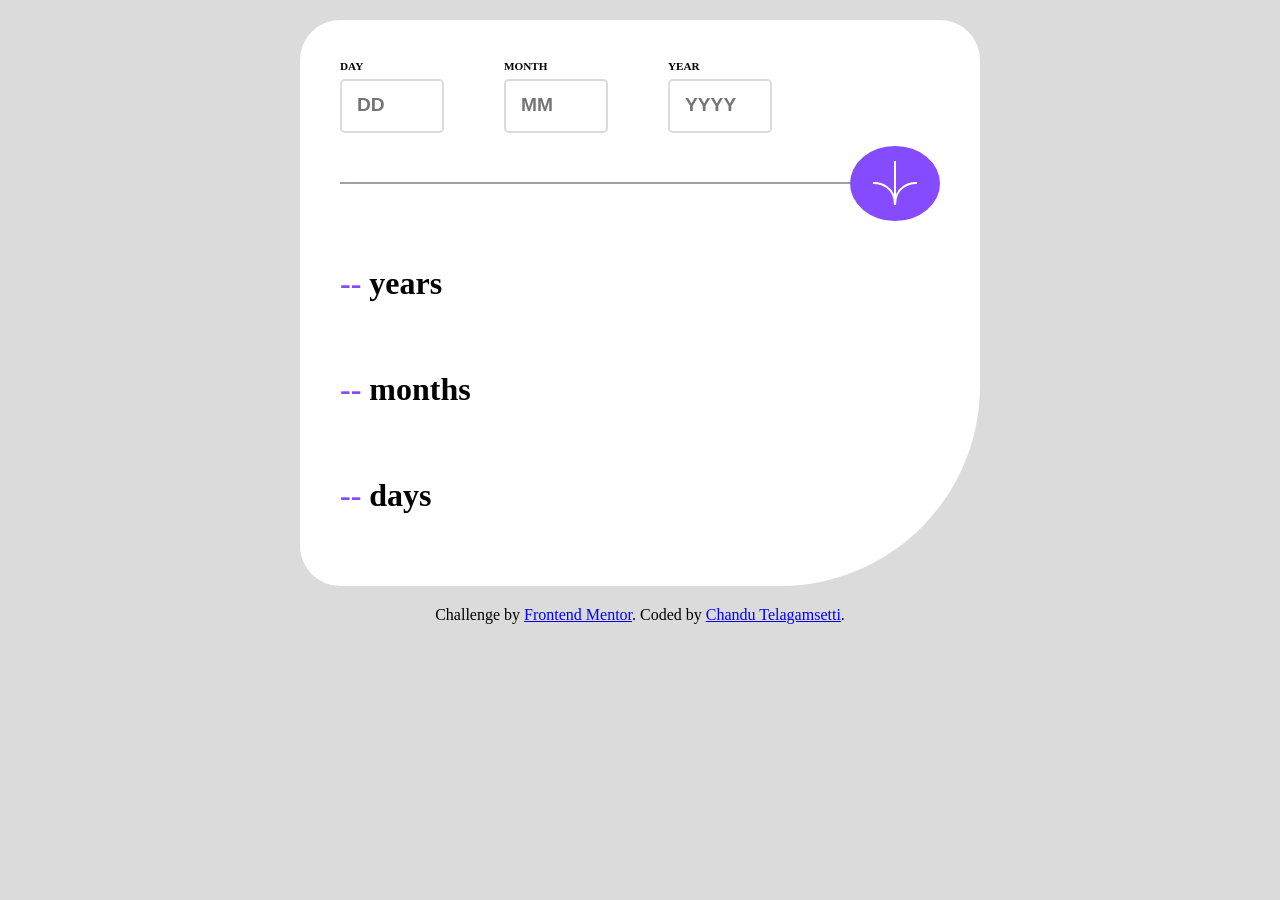
<file: age-calculator-app-main/index.html>
<!DOCTYPE html>
<html lang="en">
<head>
  <meta charset="UTF-8">
  <meta name="viewport" content="width=device-width, initial-scale=1.0"> <!-- displays site properly based on user's device -->

  <link rel="icon" type="image/png" sizes="32x32" href="./assets/images/favicon-32x32.png">
  
  <title>Frontend Mentor | Age calculator app</title>

  <link rel="stylesheet" href="styles.css">
</head>
<body>

  <div class="form" id="form">
    <form action="#" method="post">
      <div id="d">
        <label for="day">DAY</label>
        <input type="number" id="day" name="day" placeholder="DD" required>
      </div>

      <div id="m">
        <label for="month">MONTH</label>
        <input type="number" id="month" name="month" placeholder="MM" required>
      </div>

       <div id="y">
        <label for="year">YEAR</label>
        <input type="number" id="year" name="year" placeholder="YYYY" required>
       </div>
    </form>

    <div class="divider" id="divider">
      <hr>
      <div class="img">
        <img src="assets/images/icon-arrow.svg" alt="downArrow" id="down-arrow">
      </div>
    </div>

    <div class="output">
      <div class="years odiv" id="years">
        <div class="ynum num">
          <p id="npYears">--</p>
        </div>
        <p>years</p>
      </div>

      <div class="months odiv" id="months">
        <div class="mnum num">
          <p id="npMonths">--</p>
        </div>
        <p>months</p>
      </div>

      <div class="days odiv" id="days">
        <div class="dnum num">
          <p id="npDays">--</p>
        </div>
        <p>days</p>
      </div>

    </div>
  </div>
  
  <footer class="attribution">
    Challenge by <a href="https://www.frontendmentor.io?ref=challenge">Frontend Mentor</a>. 
    Coded by <a href="#">Chandu Telagamsetti</a>.
  </footer>

  <script src="script.js"></script>
</body>
</html>
</file>
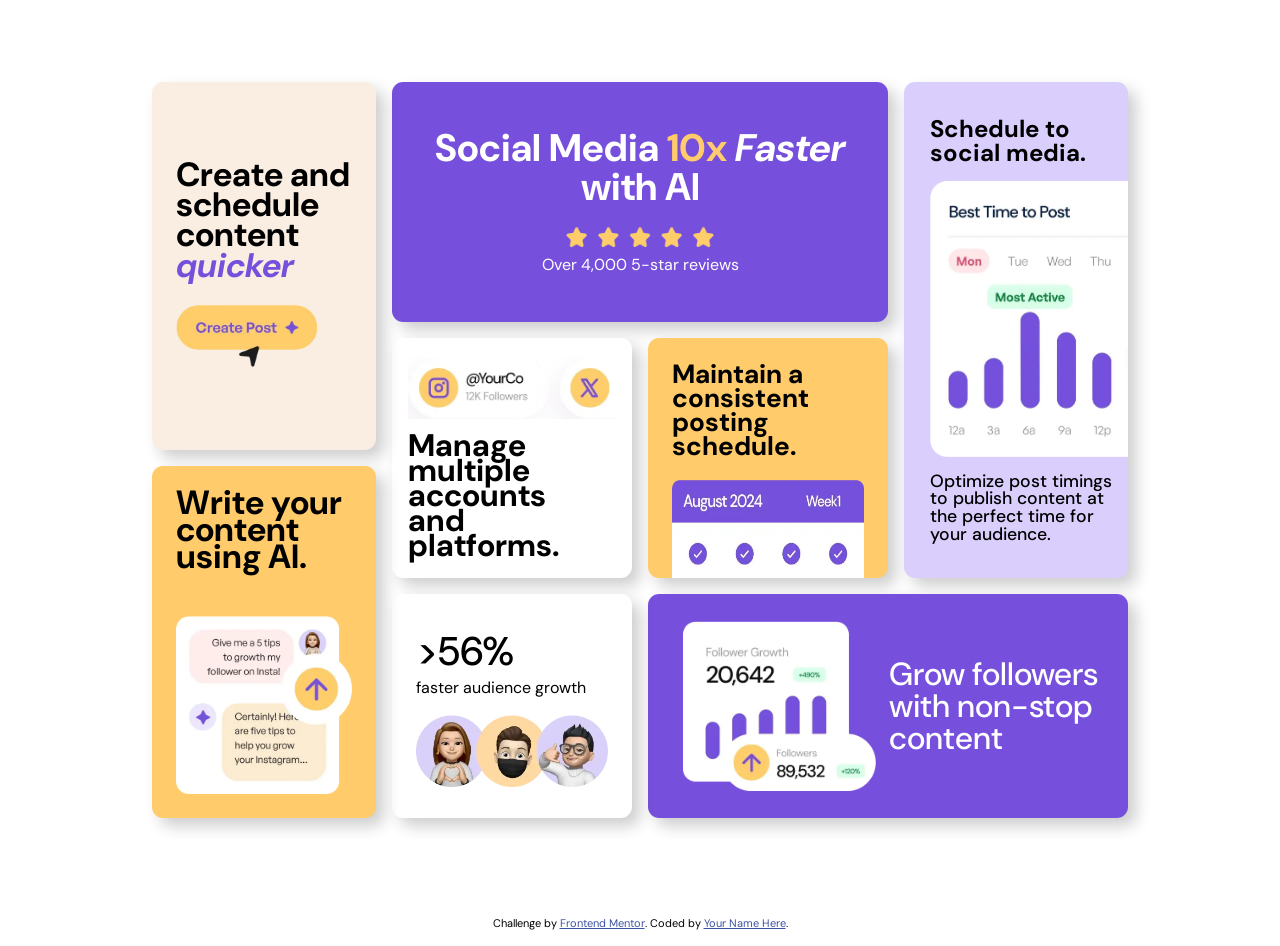
<file: bento-grid-main/index.html>
<!DOCTYPE html>
<html lang="en">
  <head>
    <meta charset="UTF-8" />
    <meta name="viewport" content="width=device-width, initial-scale=1.0" />
    <!-- displays site properly based on user's device -->

    <link
      rel="icon"
      type="image/png"
      sizes="32x32"
      href="./assets/images/favicon-32x32.png"
    />

    <title>Frontend Mentor | Bento grid</title>

    <!-- Feel free to remove these styles or customise in your own stylesheet 👍 -->
    <link rel="stylesheet" href="style.css" />
    <link rel="preconnect" href="https://fonts.googleapis.com" />
    <link rel="preconnect" href="https://fonts.gstatic.com" crossorigin />
    <link
      href="https://fonts.googleapis.com/css2?family=Barlow+Semi+Condensed:ital,wght@0,100;0,200;0,300;0,400;0,500;0,600;0,700;0,800;0,900;1,100;1,200;1,300;1,400;1,500;1,600;1,700;1,800;1,900&family=DM+Sans:ital,opsz,wght@0,9..40,100..1000;1,9..40,100..1000&family=Fraunces:ital,opsz,wght@0,9..144,100..900;1,9..144,100..900&family=Inter:ital,opsz,wght@0,14..32,100..900;1,14..32,100..900&family=Josefin+Sans:ital,wght@0,100..700;1,100..700&family=Montserrat:ital,wght@0,100..900;1,100..900&family=Outfit:wght@100..900&family=Poppins:ital,wght@0,100;0,200;0,300;0,400;0,500;0,600;0,700;0,800;0,900;1,100;1,200;1,300;1,400;1,500;1,600;1,700;1,800;1,900&family=Young+Serif&display=swap"
      rel="stylesheet"
    />
  </head>
  <body>
    <main>
      <div class="bento-grid">
        <div class="item t1">
          <section class="t1-text">
            <h2>Social Media <span>10x</span> <i>Faster</i> with AI</h2>
          </section>
          <img src="assets/images/illustration-five-stars.webp" alt="5 stars" />
          <p>Over 4,000 5-star reviews</p>
        </div>

        <div class="item t2">
          <section class="t2-image">
            <img
              src="assets/images/illustration-multiple-platforms.webp"
              alt="Multiple platforms"
            />
          </section>

          <section class="t2-text">
            <h2>Manage multiple accounts and platforms.</h2>
          </section>
        </div>

        <div class="item t3">
          <section class="t3-text">
            <h2>Maintain a consistent posting schedule.</h2>
          </section>
          <section class="t3-image">
            <img
              src="assets/images/illustration-consistent-schedule.webp"
              alt="Consistent schedule"
            />
          </section>
        </div>

        <div class="item t4">
          <section class="t4-main-text">
            <h2>Schedule to social media.</h2>
          </section>
          <section class="t4-image">
            <img src="assets/images/illustration-schedule-posts.webp" alt="" />
          </section>
          <section class="t4-text">
            <p>
              Optimize post timings to publish content at the perfect time for
              your audience.
            </p>
          </section>
        </div>

        <div class="item t5">
          <section class="t5-image">
            <img
              src="assets/images/illustration-grow-followers.webp"
              alt="Growth Followers"
            />
          </section>
          <section class="t5-text">
            <p>Grow followers with non-stop content</p>
          </section>
        </div>

        <div class="item t6">
          <section class="t6-text">
            <h2>>56%</h2>
            <p>faster audience growth</p>
          </section>
          <section class="t6-image">
            <img
              src="assets/images/illustration-audience-growth.webp"
              alt="Audience Growth"
            />
          </section>
        </div>

        <div class="item t7">
          <section class="t7-text">
            <h2>
              Create and schedule content <span class="t7-span">quicker</span>
            </h2>
          </section>

          <section class="t7-image">
            <img
              src="assets/images/illustration-create-post.webp"
              alt="Create Post"
            />
          </section>
        </div>

        <div class="item t8">
          <section class="t8-text">
            <h2>Write your content using AI.</h2>
          </section>
          <section class="t8-image">
            <img
              src="assets/images/illustration-ai-content.webp"
              alt="AI Content"
            />
          </section>
        </div>
      </div>
    </main>

    <div class="attribution">
      Challenge by
      <a href="https://www.frontendmentor.io?ref=challenge">Frontend Mentor</a>.
      Coded by <a href="#">Your Name Here</a>.
    </div>
  </body>
</html>
</file>
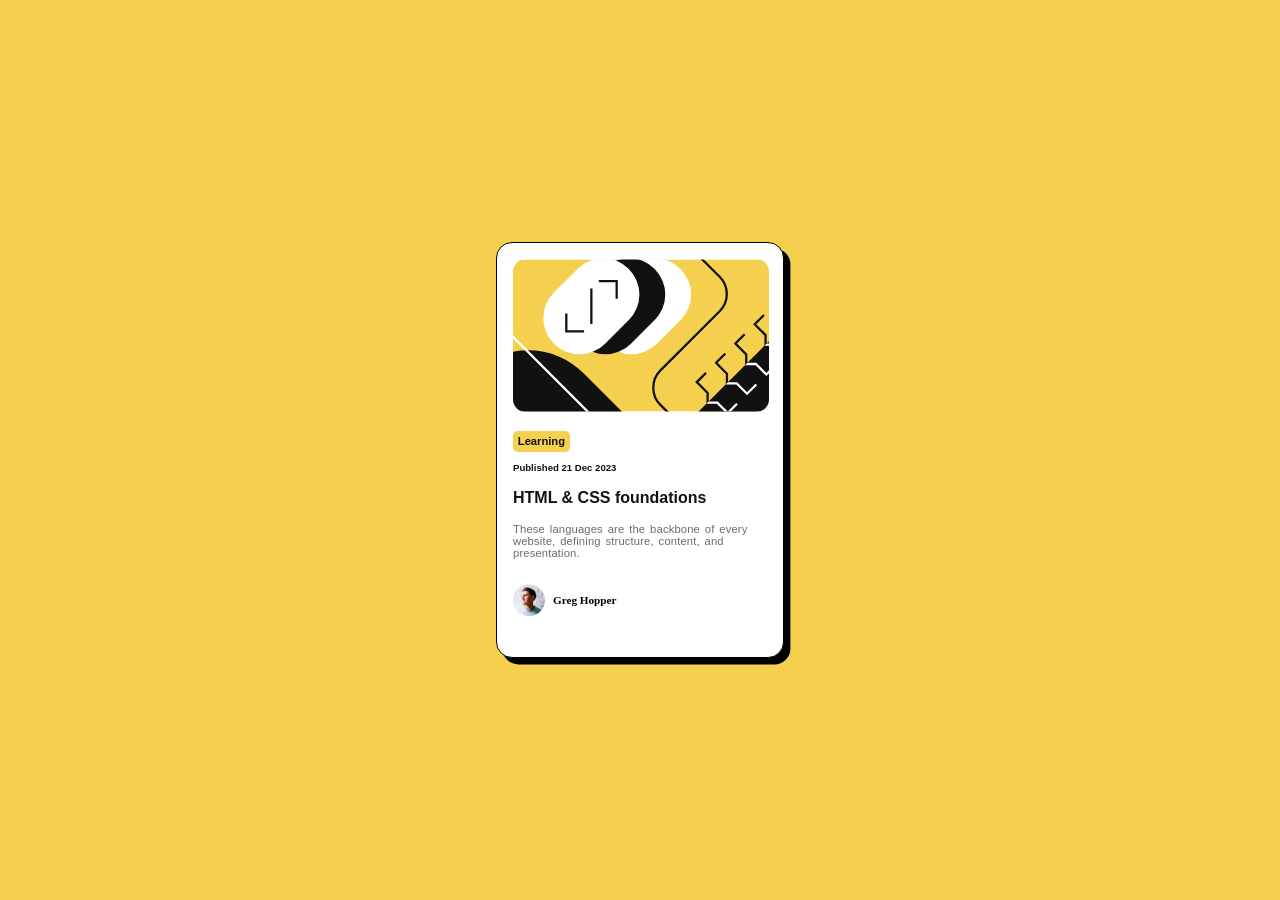
<file: blog-preview-card-main/index.html>
<!DOCTYPE html>
<html lang="en">
<head>
  <meta charset="UTF-8">
  <meta name="viewport" content="width=device-width, initial-scale=1.0"> <!-- displays site properly based on user's device -->

  <link rel="icon" type="image/png" sizes="32x32" href="./assets/images/favicon-32x32.png">
  
  <title>Frontend Mentor | Blog preview card</title>

  <!-- Feel free to remove these styles or customise in your own stylesheet 👍 -->
  <link rel="stylesheet" href="style.css">
</head>
<body>
  <main>
    <div class="card">
      <img src="assets/images/illustration-article.svg" alt="article" class="article_img">

      <div class="text">
        <span>Learning</span>
        <span>Published 21 Dec 2023</span>

        <a href="#foundaions">HTML & CSS foundations</a>

        <p>These languages are the backbone of every</p>
        <p>website, defining structure, content, and</p>
        <p>presentation.</p>
      </div>

      <div class="profile_pic">
        <img src="assets/images/image-avatar.webp" alt="profilepic">
        <span>Greg Hopper</span>
      </div>
    </div>

  </main>
 
</body>
</html>
</file>
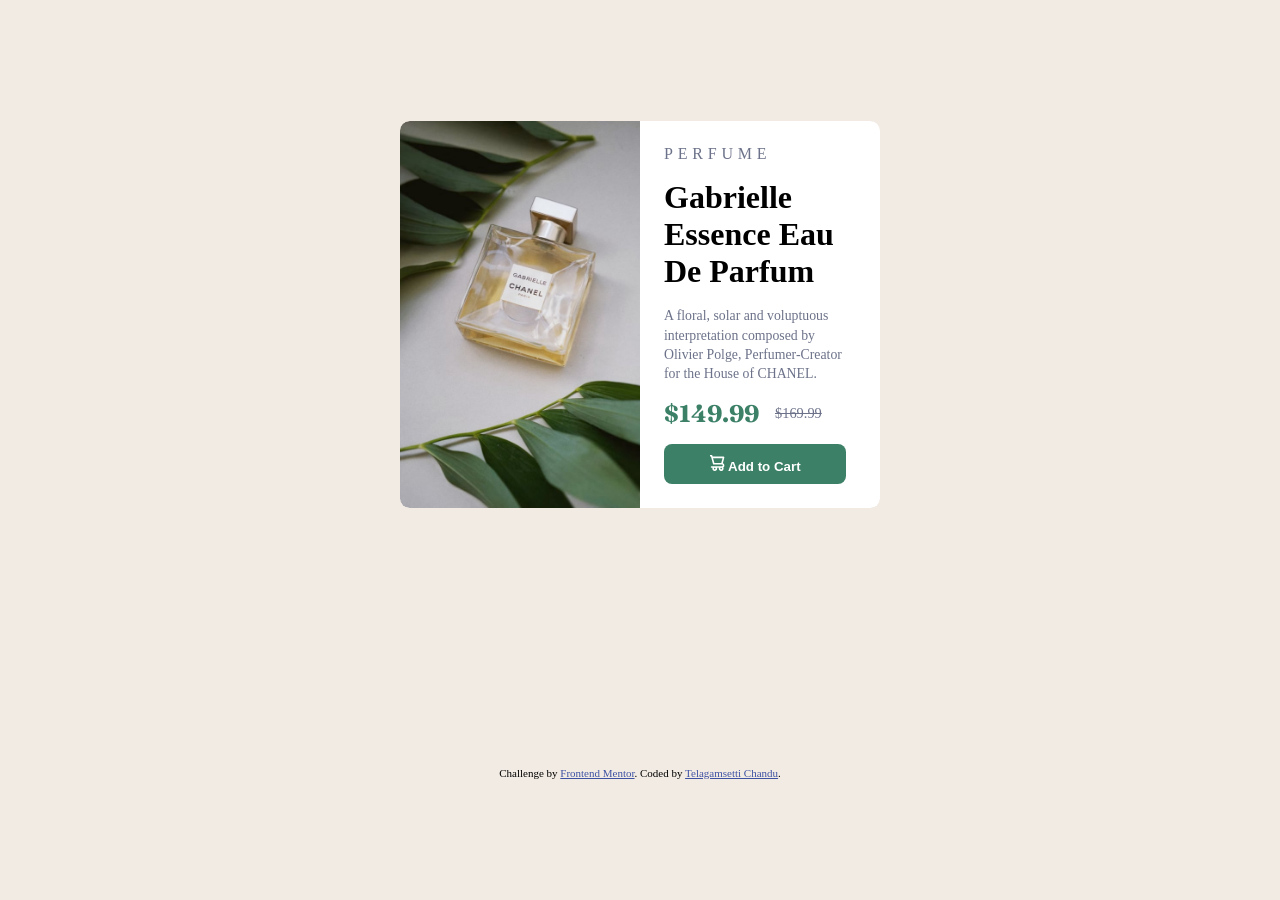
<file: product-preview-card-component-main/index.html>
<!DOCTYPE html>
<html lang="en">
  <head>
    <meta charset="UTF-8" />
    <meta name="viewport" content="width=device-width, initial-scale=1.0" />
    <!-- displays site properly based on user's device -->

    <link
      rel="icon"
      type="image/png"
      sizes="32x32"
      href="./images/favicon-32x32.png"
    />

    <title>Frontend Mentor | Product preview card component</title>
    <link rel="stylesheet" href="style.css" />

    <link rel="preconnect" href="https://fonts.googleapis.com" />
    <link rel="preconnect" href="https://fonts.gstatic.com" crossorigin />
    <link
      href="https://fonts.googleapis.com/css2?family=Fraunces:ital,opsz,wght@0,9..144,100..900;1,9..144,100..900&family=Inter:ital,opsz,wght@0,14..32,100..900;1,14..32,100..900&family=Josefin+Sans:ital,wght@0,100..700;1,100..700&family=Outfit:wght@100..900&family=Young+Serif&display=swap"
      rel="stylesheet"
    />
    <link
      href="https://fonts.googleapis.com/css2?family=Fraunces:ital,opsz,wght@0,9..144,100..900;1,9..144,100..900&family=Inter:ital,opsz,wght@0,14..32,100..900;1,14..32,100..900&family=Josefin+Sans:ital,wght@0,100..700;1,100..700&family=Montserrat:ital,wght@0,100..900;1,100..900&family=Outfit:wght@100..900&family=Young+Serif&display=swap"
      rel="stylesheet"
    />

    <!-- Feel free to remove these styles or customise in your own stylesheet 👍 -->
  </head>
  <body>
    <!-- Perfume

  Gabrielle Essence Eau De Parfum

  A floral, solar and voluptuous interpretation composed by Olivier Polge, 
  Perfumer-Creator for the House of CHANEL.

  $149.99
  $169.99

  Add to Cart -->
    <main>
      <div class="product_card_component">
        <div class="product_image">
          <picture>
            <source
              media="(min-width: 376px)"
              srcset="images/image-product-desktop.jpg"
            />
            <img src="images/image-product-mobile.jpg" alt="ProductImage" />
          </picture>
        </div>

        <div class="product_body">
          <span>PERFUME</span>
          <h1>Gabrielle Essence Eau De Parfum</h1>
          <p>
            A floral, solar and voluptuous interpretation composed by Olivier
            Polge, Perfumer-Creator for the House of CHANEL.
          </p>

          <div class="checkout_section">
            <h2 class="offer_price">$149.99</h2>
            <span class="actual_price"><s>$169.99</s></span>
          </div>

          <button type="button" class="addToCart">
            <img src="images/icon-cart.svg" alt="" /> Add to Cart
          </button>
        </div>
      </div>

      <div class="attribution">
        Challenge by
        <a href="https://www.frontendmentor.io?ref=challenge" target="_blank"
          >Frontend Mentor</a
        >. Coded by <a href="#">Telagamsetti Chandu</a>.
      </div>
    </main>
  </body>
</html>
</file>
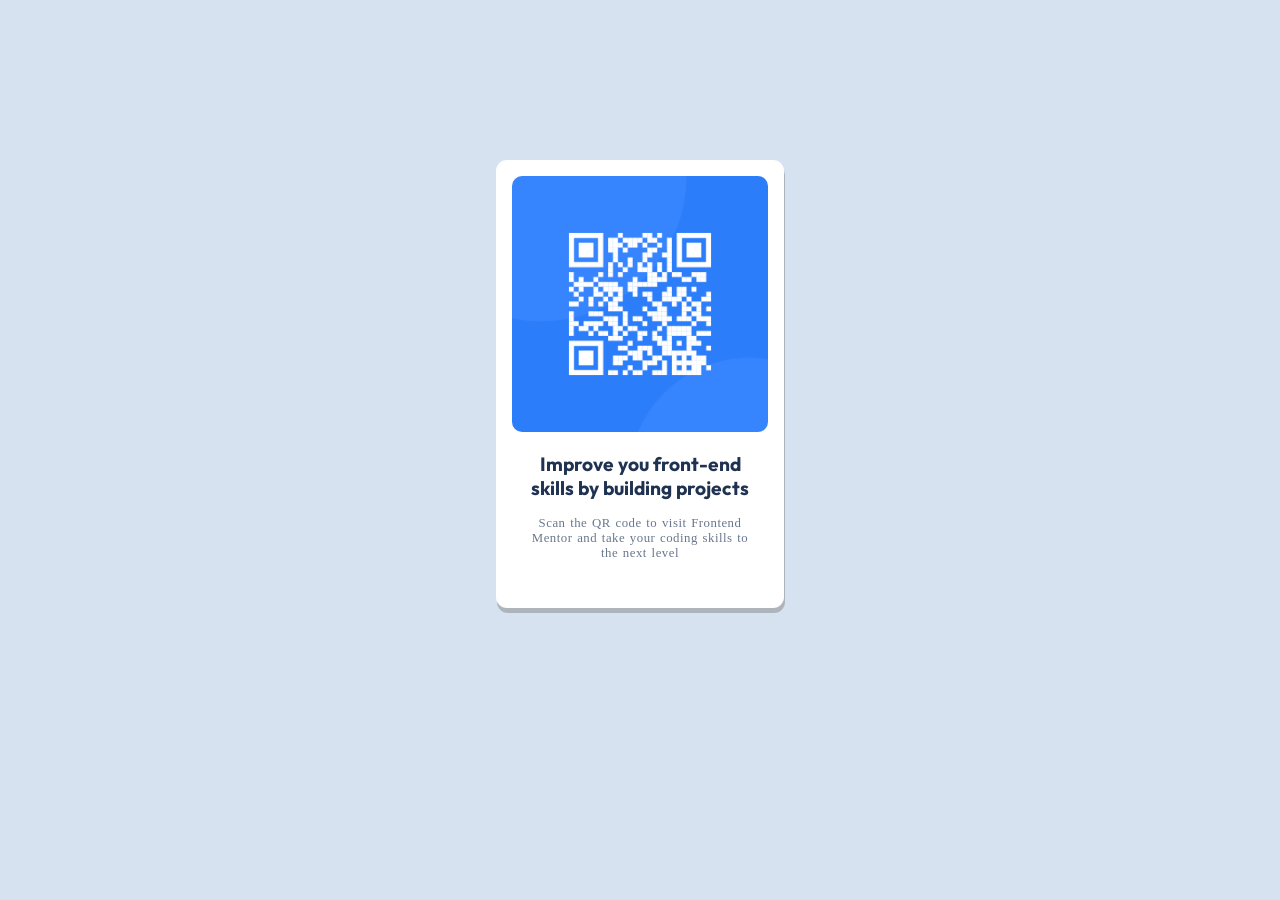
<file: qr-code-component-main/index.html>
<!DOCTYPE html>
<html lang="en">
  <head>
    <meta charset="UTF-8" />
    <meta name="viewport" content="width=device-width, initial-scale=1.0" />
    <!-- displays site properly based on user's device -->

    <link
      rel="icon"
      type="image/png"
      sizes="32x32"
      href="./images/favicon-32x32.png"
    />

    <title>Frontend Mentor | QR code component</title>

    <link rel="preconnect" href="https://fonts.googleapis.com" />
    <link rel="preconnect" href="https://fonts.gstatic.com" crossorigin />
    <link
      href="https://fonts.googleapis.com/css2?family=Josefin+Sans:ital,wght@0,100..700;1,100..700&family=Outfit:wght@100..900&display=swap"
      rel="stylesheet"
    />

    <!-- Feel free to remove these styles or customise in your own stylesheet 👍 -->
    <link rel="stylesheet" href="styles.css" />
  </head>
  <body>
    
    <main>
      <div class="container">
        <div class="image">
          <img src="images/image-qr-code.png" alt="ScannerImage" />
        </div>

        <div class="text">
          <span>Improve you front-end</span>
          <span>skills by building projects</span>

          <p>Scan the QR code to visit Frontend</p>
          <p>Mentor and take your coding skills to</p>
          <p>the next level</p>
        </div>
      </div>
    </main>

    <!-- <div class="attribution">
      Challenge by
      <a href="https://www.frontendmentor.io?ref=challenge" target="_blank"
        >Frontend Mentor</a
      >. Coded by <a href="#">Telagamsetti Chandu</a>.
    </div> -->
  </body>
</html>
</file>
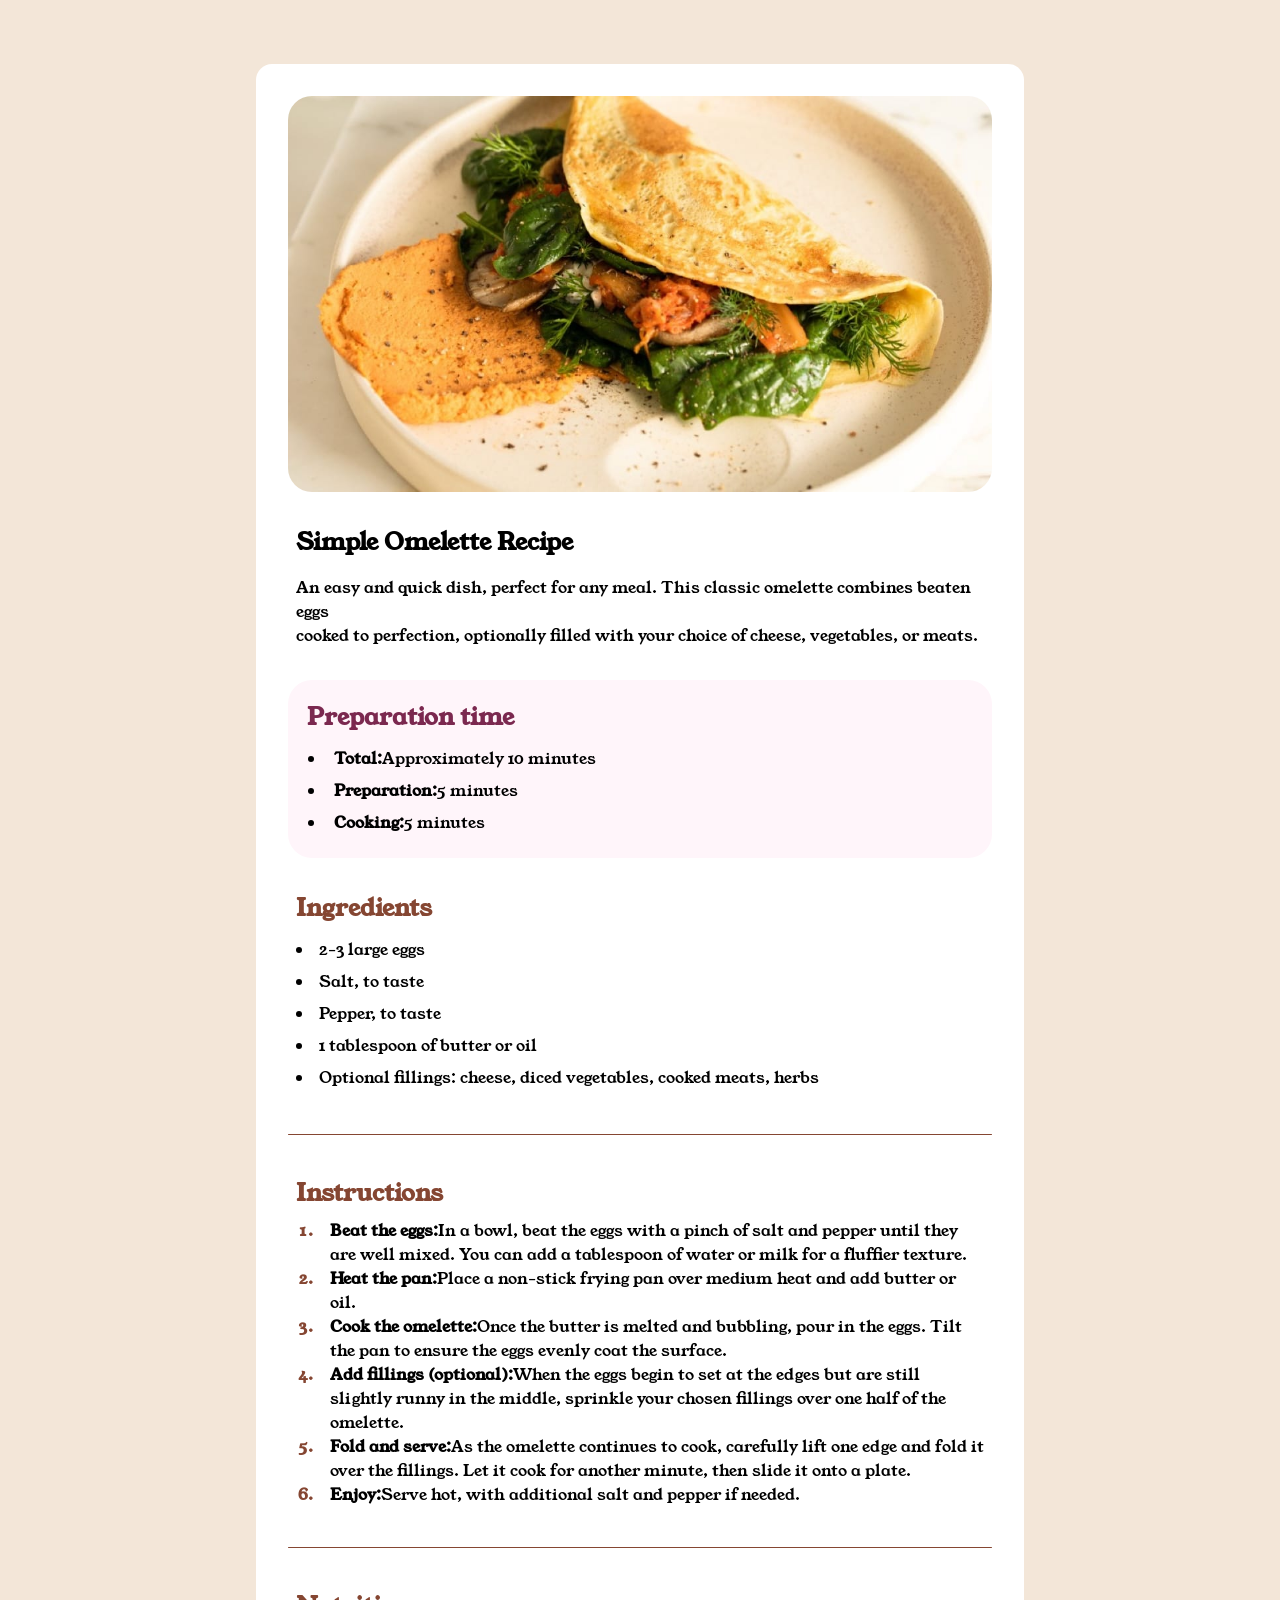
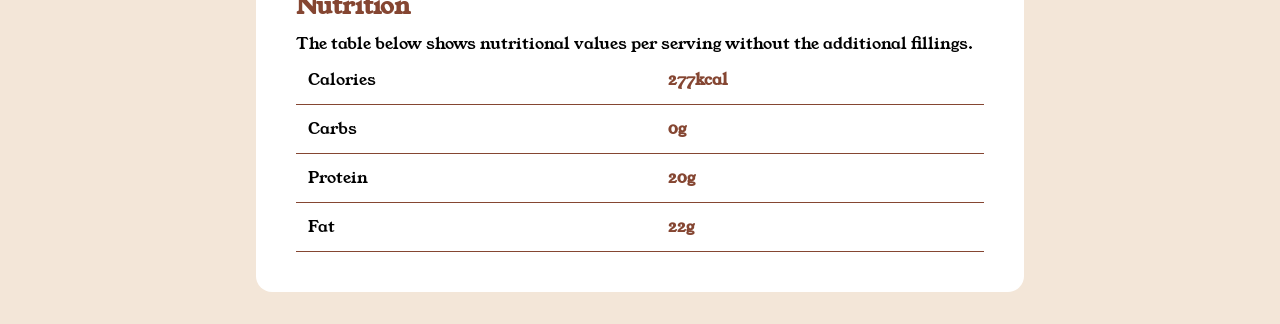
<file: recipe-page-main/index.html>
<!DOCTYPE html>
<html lang="en">
  <head>
    <meta charset="UTF-8" />
    <meta name="viewport" content="width=device-width, initial-scale=1.0" />
    <!-- displays site properly based on user's device -->

    <link
      rel="icon"
      type="image/png"
      sizes="32x32"
      href="./assets/images/favicon-32x32.png"
    />

    <title>Frontend Mentor | Recipe page</title>

    <!-- Feel free to remove these styles or customise in your own stylesheet 👍 -->
    <link rel="stylesheet" href="style.css" />

    <link rel="preconnect" href="https://fonts.googleapis.com" />
    <link rel="preconnect" href="https://fonts.gstatic.com" crossorigin />
    <link
      href="https://fonts.googleapis.com/css2?family=Inter:ital,opsz,wght@0,14..32,100..900;1,14..32,100..900&family=Josefin+Sans:ital,wght@0,100..700;1,100..700&family=Outfit:wght@100..900&family=Young+Serif&display=swap"
      rel="stylesheet"
    />
    <link
      href="https://fonts.googleapis.com/css2?family=Inter:ital,opsz,wght@0,14..32,100..900;1,14..32,100..900&family=Josefin+Sans:ital,wght@0,100..700;1,100..700&family=Outfit:wght@100..900&family=Young+Serif&display=swap"
      rel="stylesheet"
    />
  </head>
  <body>
    <main id="main">
      <div class="card">
        <div class="image">
          <img src="assets/images/image-omelette.jpeg" alt="omelette" />
        </div>

        <section class="first section">
          <h1>Simple Omelette Recipe</h1>
          <p>
            An easy and quick dish, perfect for any meal. This classic omelette
            combines beaten eggs
          </p>
          <p>
            cooked to perfection, optionally filled with your choice of cheese,
            vegetables, or meats.
          </p>
        </section>

        <section class="preparation_time section">
          <h2>Preparation time</h2>
          <ul>
            <li><b>Total:</b>Approximately 10 minutes</li>
            <li><b>Preparation:</b>5 minutes</li>
            <li><b>Cooking:</b>5 minutes</li>
          </ul>
        </section>

        <section class="ingredients section">
          <h2>Ingredients</h2>
          <ul>
            <li>2-3 large eggs</li>
            <li>Salt, to taste</li>
            <li>Pepper, to taste</li>
            <li>1 tablespoon of butter or oil</li>
            <li>
              Optional fillings: cheese, diced vegetables, cooked meats, herbs
            </li>
          </ul>
        </section>

        <hr />

        <section class="instructions section">
          <h2>Instructions</h2>
          <ol>
            <li>
              <b>Beat the eggs:</b>In a bowl, beat the eggs with a pinch of salt
              and pepper until they are well mixed. You can add a tablespoon of
              water or milk for a fluffier texture.
            </li>
            <li>
              <b>Heat the pan:</b>Place a non-stick frying pan over medium heat
              and add butter or oil.
            </li>
            <li>
              <b>Cook the omelette:</b>Once the butter is melted and bubbling,
              pour in the eggs. Tilt the pan to ensure the eggs evenly coat the
              surface.
            </li>
            <li>
              <b>Add fillings (optional):</b>When the eggs begin to set at the
              edges but are still slightly runny in the middle, sprinkle your
              chosen fillings over one half of the omelette.
            </li>
            <li>
              <b>Fold and serve:</b>As the omelette continues to cook, carefully
              lift one edge and fold it over the fillings. Let it cook for
              another minute, then slide it onto a plate.
            </li>
            <li>
              <b>Enjoy:</b>Serve hot, with additional salt and pepper if needed.
            </li>
          </ol>
        </section>

        <hr />

        <section class="nutrition section">
          <h2>Nutrition</h2>
          <p>
            The table below shows nutritional values per serving without the
            additional fillings.
          </p>
          <table>
            <tr>
              <td>Calories</td>
              <td class="value">277kcal</td>
            </tr>
            <tr>
              <td>Carbs</td>
              <td class="value">0g</td>
            </tr>
            <tr>
              <td>Protein</td>
              <td class="value">20g</td>
            </tr>
            <tr>
              <td>Fat</td>
              <td class="value">22g</td>
            </tr>
          </table>
        </section>
      </div>
    </main>

    <!-- <div class="attribution">
      Challenge by
      <a href="https://www.frontendmentor.io?ref=challenge" target="_blank"
        >Frontend Mentor</a
      >. Coded by <a href="#">Your Name Here</a>.
    </div> -->
  </body>
</html>
</file>
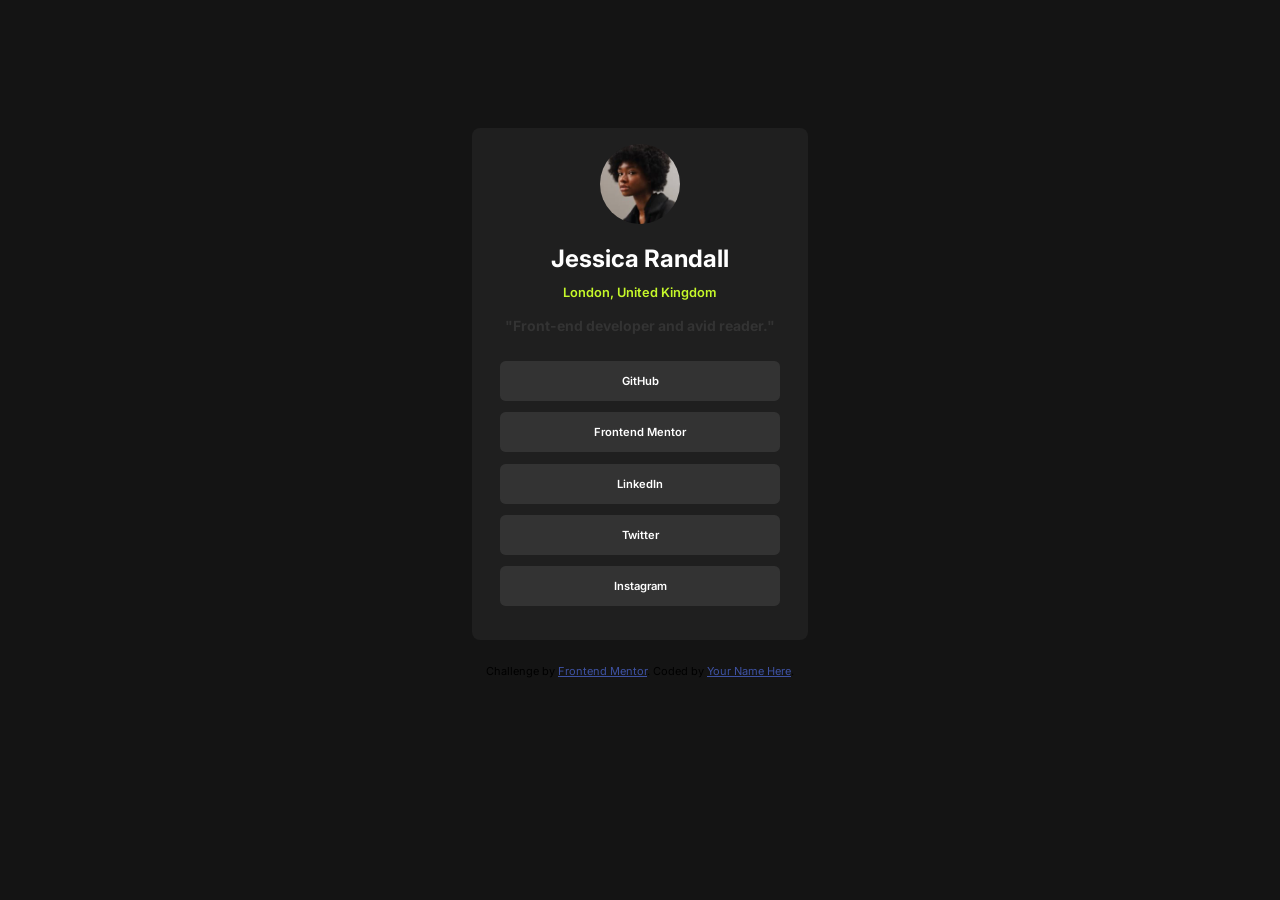
<file: social-links-profile-main/index.html>
<!DOCTYPE html>
<html lang="en">
  <head>
    <meta charset="UTF-8" />
    <meta name="viewport" content="width=device-width, initial-scale=1.0" />
    <!-- displays site properly based on user's device -->

    <link
      rel="icon"
      type="image/png"
      sizes="32x32"
      href="./assets/images/favicon-32x32.png"
    />

    <title>Frontend Mentor | Social links profile</title>

    <!-- Feel free to remove these styles or customise in your own stylesheet 👍 -->
    <link rel="preconnect" href="https://fonts.googleapis.com" />
    <link rel="preconnect" href="https://fonts.gstatic.com" crossorigin />
    <link
      href="https://fonts.googleapis.com/css2?family=Inter:ital,opsz,wght@0,14..32,100..900;1,14..32,100..900&family=Josefin+Sans:ital,wght@0,100..700;1,100..700&family=Outfit:wght@100..900&display=swap"
      rel="stylesheet"
    />

    <link rel="stylesheet" href="style.css" />
  </head>

  <body>
    <main>
      <div class="card">
        <div class="image">
          <img src="assets/images/avatar-jessica.jpeg" alt="profile_pic" />
        </div>

        <div class="card_text">
          <h1>Jessica Randall</h1>
          <span>London, United Kingdom</span>

          <p>"Front-end developer and avid reader."</p>
        </div>

        <a href="#GitHub" target="_blank" class="card_links"> GitHub</a>
        <a href="#GitHub" target="_blank" class="card_links"> Frontend Mentor</a>
        <a href="#GitHub" target="_blank" class="card_links">LinkedIn</a>
        <a href="#GitHub" target="_blank" class="card_links">Twitter</a>
        <a href="#GitHub" target="_blank" class="card_links">Instagram</a>
        
      </div>
    </main>

    <div class="attribution">
      Challenge by
      <a href="https://www.frontendmentor.io?ref=challenge" target="_blank"
        >Frontend Mentor</a
      >. Coded by <a href="#">Your Name Here</a>.
    </div>
  </body>
</html>
</file>
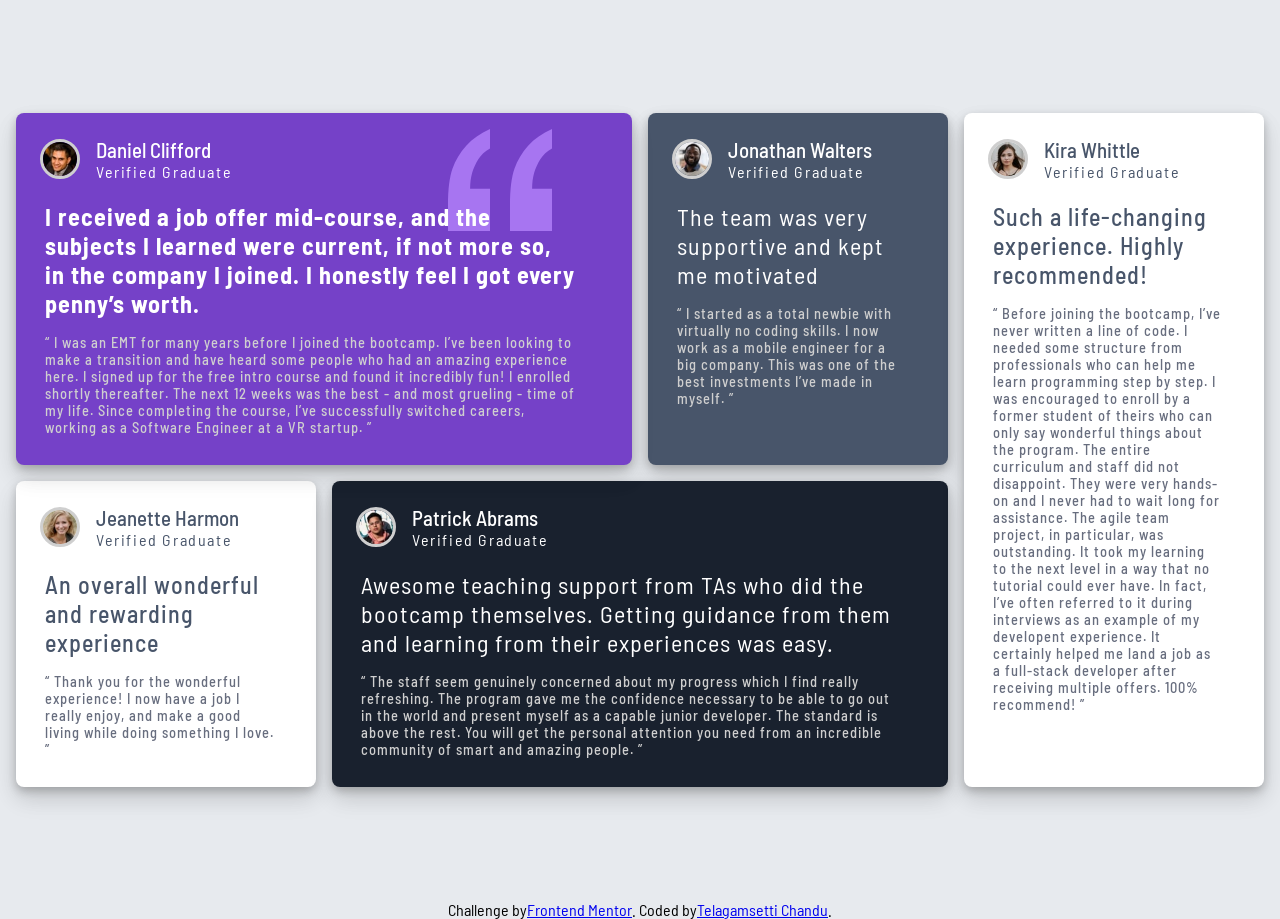
<file: testimonials-grid-section-main/index.html>
<!DOCTYPE html>
<html lang="en">
  <head>
    <meta charset="UTF-8" />
    <meta name="viewport" content="width=device-width, initial-scale=1.0" />
    <!-- displays site properly based on user's device -->

    <link
      rel="icon"
      type="image/png"
      sizes="32x32"
      href="./images/favicon-32x32.png"
    />

    <link rel="preconnect" href="https://fonts.googleapis.com" />
    <link rel="preconnect" href="https://fonts.gstatic.com" crossorigin />
    <link
      href="https://fonts.googleapis.com/css2?family=Barlow+Semi+Condensed:ital,wght@0,100;0,200;0,300;0,400;0,500;0,600;0,700;0,800;0,900;1,100;1,200;1,300;1,400;1,500;1,600;1,700;1,800;1,900&family=Fraunces:ital,opsz,wght@0,9..144,100..900;1,9..144,100..900&family=Inter:ital,opsz,wght@0,14..32,100..900;1,14..32,100..900&family=Josefin+Sans:ital,wght@0,100..700;1,100..700&family=Montserrat:ital,wght@0,100..900;1,100..900&family=Outfit:wght@100..900&family=Poppins:ital,wght@0,100;0,200;0,300;0,400;0,500;0,600;0,700;0,800;0,900;1,100;1,200;1,300;1,400;1,500;1,600;1,700;1,800;1,900&family=Young+Serif&display=swap"
      rel="stylesheet"
    />

    <title>Frontend Mentor | [Challenge Name Here]</title>
    <link rel="stylesheet" href="style.css" />
  </head>
  <body>
    <main>
      <div class="testimonials">
        <!--t1 card starts from here-->
        <div class="t1 card">
          <div class="profile">
            <img src="images/image-daniel.jpg" alt="danielImg" />
            <div class="profile-text">
              <h1>Daniel Clifford</h1>
              <span>Verified Graduate</span>
            </div>
          </div>
          <div class="text">
            <p>
              <strong
                >I received a job offer mid-course, and the subjects I learned
                were current, if not more so, in the company I joined. I
                honestly feel I got every penny’s worth.</strong
              >
            </p>
            <p>
              “ I was an EMT for many years before I joined the bootcamp. I’ve
              been looking to make a transition and have heard some people who
              had an amazing experience here. I signed up for the free intro
              course and found it incredibly fun! I enrolled shortly thereafter.
              The next 12 weeks was the best - and most grueling - time of my
              life. Since completing the course, I’ve successfully switched
              careers, working as a Software Engineer at a VR startup. ”
            </p>
          </div>
          <div class="bg-pattern">
            <img src="images/bg-pattern-quotation.svg" alt="bg pattern">
          </div>
        </div>

        <!--t2 card starts from here-->
        <div class="t2 card">
          <div class="profile">
            <img src="images/image-jonathan.jpg" alt="jonathanImg" />
            <div class="profile-text">
              <h1>Jonathan Walters</h1>
              <span>Verified Graduate</span>
            </div>
          </div>
          <div class="text">
            <p>The team was very supportive and kept me motivated</p>
            <p>
              “ I started as a total newbie with virtually no coding skills. I
              now work as a mobile engineer for a big company. This was one of
              the best investments I’ve made in myself. ”
            </p>
          </div>
        </div>

        <!--t3 card starts from here-->
        <div class="t3 card">
          <div class="profile">
            <img src="images/image-jeanette.jpg" alt="jeanetteImg" />
            <div class="profile-text">
              <h1>Jeanette Harmon</h1>
              <span>Verified Graduate</span>
            </div>
          </div>
          <div class="text">
            <p>An overall wonderful and rewarding experience</p>
            <p>
              “ Thank you for the wonderful experience! I now have a job I
              really enjoy, and make a good living while doing something I love.
              ”
            </p>
          </div>
        </div>

        <!--t4 card starts from here-->
        <div class="t4 card">
          <div class="profile">
            <img src="images/image-patrick.jpg" alt="patrickImg" />
            <div class="profile-text">
              <h1>Patrick Abrams</h1>
              <span>Verified Graduate</span>
            </div>
          </div>
          <div class="text">
            <p>
              Awesome teaching support from TAs who did the bootcamp themselves.
              Getting guidance from them and learning from their experiences was
              easy.
            </p>
            <p>
              “ The staff seem genuinely concerned about my progress which I
              find really refreshing. The program gave me the confidence
              necessary to be able to go out in the world and present myself as
              a capable junior developer. The standard is above the rest. You
              will get the personal attention you need from an incredible
              community of smart and amazing people. ”
            </p>
          </div>
        </div>

        <!--t5 card starts from here-->
        <div class="t5 card">
          <div class="profile">
            <img src="images/image-kira.jpg" alt="kiraImg" />
            <div class="profile-text">
              <h1>Kira Whittle</h1>
              <span>Verified Graduate</span>
            </div>
          </div>
          <div class="text">
            <p>Such a life-changing experience. Highly recommended!</p>
            <p>
              “ Before joining the bootcamp, I’ve never written a line of code.
              I needed some structure from professionals who can help me learn
              programming step by step. I was encouraged to enroll by a former
              student of theirs who can only say wonderful things about the
              program. The entire curriculum and staff did not disappoint. They
              were very hands-on and I never had to wait long for assistance.
              The agile team project, in particular, was outstanding. It took my
              learning to the next level in a way that no tutorial could ever
              have. In fact, I’ve often referred to it during interviews as an
              example of my developent experience. It certainly helped me land a
              job as a full-stack developer after receiving multiple offers.
              100% recommend! ”
            </p>
          </div>
        </div>
      </div>
    </main>

    <div class="attribution">
      Challenge by
      <a href="https://www.frontendmentor.io?ref=challenge" target="_blank"
        >Frontend Mentor</a
      >. Coded by <a href="#">Telagamsetti Chandu</a>.
    </div>
  </body>
</html>
</file>
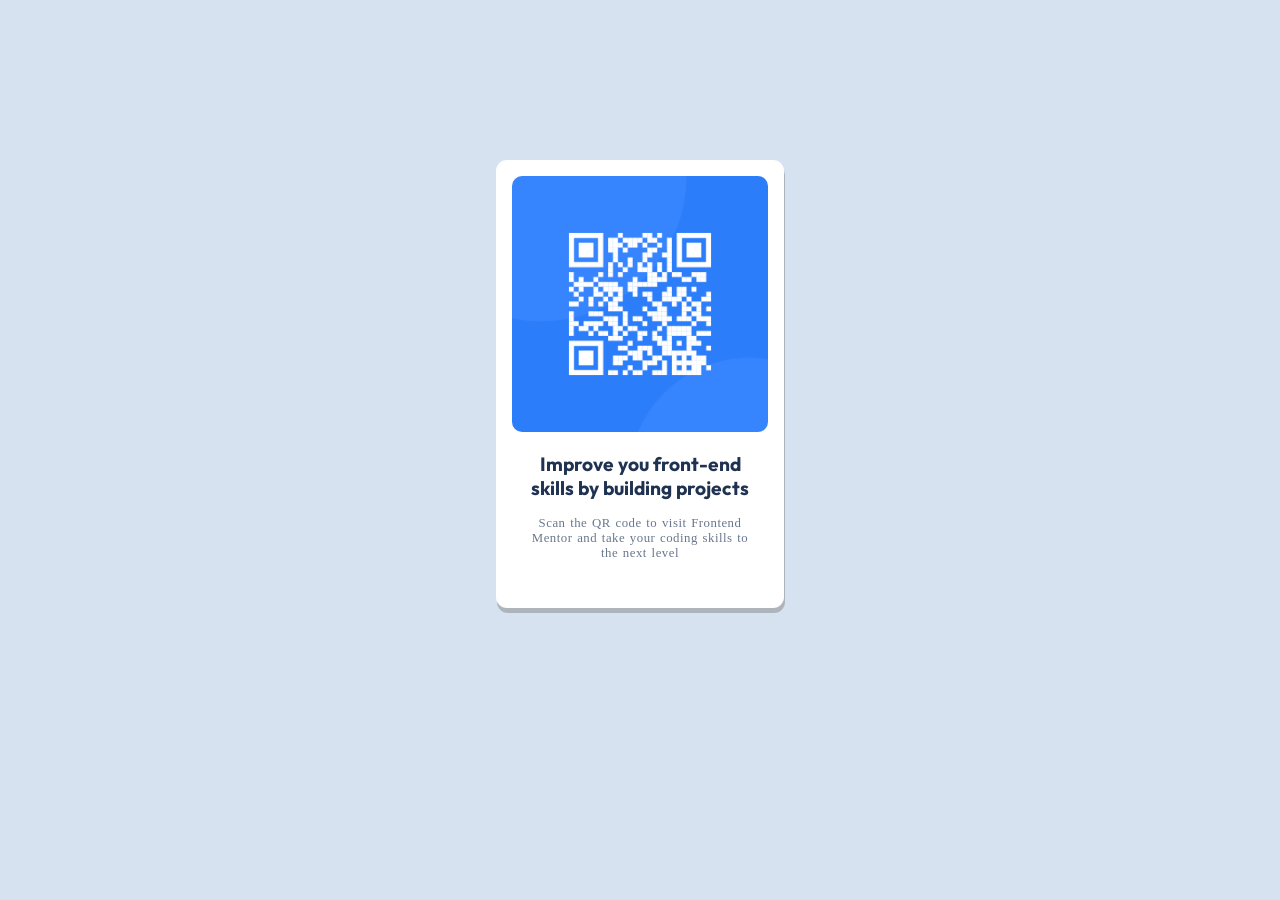
<file: qr-code-component-main/docs/index.html>
<!DOCTYPE html>
<html lang="en">
  <head>
    <meta charset="UTF-8" />
    <meta name="viewport" content="width=device-width, initial-scale=1.0" />
    <!-- displays site properly based on user's device -->

    <link
      rel="icon"
      type="image/png"
      sizes="32x32"
      href="./images/favicon-32x32.png"
    />

    <title>Frontend Mentor | QR code component</title>

    <link rel="preconnect" href="https://fonts.googleapis.com" />
    <link rel="preconnect" href="https://fonts.gstatic.com" crossorigin />
    <link
      href="https://fonts.googleapis.com/css2?family=Josefin+Sans:ital,wght@0,100..700;1,100..700&family=Outfit:wght@100..900&display=swap"
      rel="stylesheet"
    />

    <!-- Feel free to remove these styles or customise in your own stylesheet 👍 -->
    <link rel="stylesheet" href="styles.css" />
  </head>
  <body>
    <main>
      <div class="container">
        <div class="image">
          <img src="images/image-qr-code.png" alt="ScannerImage" />
        </div>

        <div class="text">
          <span>Improve you front-end</span>
          <span>skills by building projects</span>

          <p>Scan the QR code to visit Frontend</p>
          <p>Mentor and take your coding skills to</p>
          <p>the next level</p>
        </div>
      </div>
    </main>

    <!-- <div class="attribution">
      Challenge by
      <a href="https://www.frontendmentor.io?ref=challenge" target="_blank"
        >Frontend Mentor</a
      >. Coded by <a href="#">Telagamsetti Chandu</a>.
    </div> -->
  </body>
</html>
</file>
<file: age-calculator-app-main/styles.css>
body {
    background-color: hsl(0, 0%, 86%);
    font-family: "Poppins";
}

.form {
    max-width: 600px;
    width: 90%;
    height: auto;
    background-color: white;
    
    padding: 40px;
    border-radius: 40px 40px 200px 40px;
    margin: 20px auto;
}

form {
    display: flex;
    flex-direction: row;
    gap: 60px;
}

form div {
    display: flex;
    flex-direction: column;
}

label {
    font-size: 0.7rem;
    font-weight: 600;
}

input {
    width: 80px;
    height: 40px;
    border-style: solid;
    border-radius: 5px;
    border-color: hsl(0, 0%, 86%);
    padding: 5px 5px 5px 15px;
    margin-top: 7px;
    font-weight: 500;
}

input:focus {
    border-color: hsl(0, 0%, 86%);
    outline: none;
}

input::placeholder {
    font-weight: 600;
    text-align: left;
    font-size: 1.2rem;
}

.divider {
    width: 100%;
    height: 100px;
    display: flex;
    flex-direction: row;
    justify-content: flex-start;
    align-items: center;
    gap: 0;
}

.divider hr {
    width: 85%;
    height: 0;
    border: 1px solid rgb(162, 160, 160);
}
.divider .img {
    width: 15%;
    height: 75px;
    border-radius: 100%;
    background-color: hsl(259, 100%, 65%);

    display: flex;
    justify-content: center;
    align-items: center;
}

.output {
    display: flex;
    flex-direction: column;
    align-items: flex-start;
    gap: 5px;
}
.output .odiv {
    width: 100%;
    height: fit-content;

    display: flex;
    flex-direction: row;
    align-items: center;
    gap: 8px;
}
.odiv .num {
    font-weight: bold;
    font-size: 1.5rem;
    color: hsl(259, 100%, 65%);
}
.odiv p {
    font-size: 2rem;
    font-weight: bolder;
}

footer {
    text-align: center;
}
</file>
<file: bento-grid-main/style.css>
* {
  padding: 0;
  margin: 0;
  box-sizing: border-box;
}

:root {
  --purple-100: hsl(254, 88%, 90%);
  --purple-500: hsl(256, 67%, 59%);
  --yellow-100: hsl(31, 66%, 93%);
  --yellow-500: hsl(39, 100%, 71%);
  --white: hsl(0, 0%, 100%);
  --black: hsl(0, 0%, 7%);
}

html {
  box-sizing: border-box;
}

body {
  width: 100%;
  min-height: 100vh;
  font-family: "DM Sans", sans-serif;
}

main {
  width: 100%;
  min-height: 100vh;
  display: flex;
  justify-content: center;
  /* align-items: center; */
}

.bento-grid {
  width: 100%;
  max-width: 30rem;
  height: auto;
  padding: 1rem;

  display: grid;
  place-items: center;
  grid-template-areas:
    "t1"
    "t2"
    "t3"
    "t4"
    "t5"
    "t6"
    "t7"
    "t8";
  gap: 1rem;
}

/* general item class styling starts from here */
.item {
  border-radius: 0.7rem;
  box-shadow: 0.5rem 0.5rem 1rem rgba(0, 0, 0, 0.2);
  width: 100%;
  /* border: 1px solid black; */

  display: flex;
  flex-direction: column;
  justify-content: center;
  align-items: center;
  gap: 1rem;
}

img {
  max-width: 100%;
  height: auto;
  display: block;
}

/* t1 styling starts from here */
.t1 {
  grid-area: t1;
  background-color: var(--purple-500);
  color: var(--white);
  /* font-size: 1.2rem; */
  padding: 2rem;
  text-align: center;
  font-size: clamp(1.3rem, 4vw, 2rem);
  font-weight: 400;

  gap: 0.9rem;
}

.t1-text {
  width: 80%;
  max-width: 20rem;
  text-align: center;
}

.t1-text h2 {
  font-size: clamp(1.4rem, 4vw, 2.1rem);
  line-height: 1.2;
  margin-bottom: 1rem;
}

.t1-text h2 span {
  color: var(--yellow-500);
}

.t1 img {
  width: 60%;
}

.t1 p {
  font-size: clamp(0.8rem, 2.5vw, 1rem);
}

/* t2 styling starts from here */
.t2 {
  grid-area: t2;
  background-color: var(--white);
  padding: 1rem;
  gap: 0.75rem;
}

/* t3 styling starts from here */
.t3 {
  grid-area: t3;
  background-color: var(--yellow-500);
  padding: 1rem;
  overflow: hidden;
  align-items: flex-start;
  gap: 0.2rem;
}

.t3-text {
  font-size: clamp(0.9rem, 2.5vw, 1.1rem);
  line-height: 1.4;
}

.t3-image img {
  width: 70%;
  transform: translateY(1.2rem);
}

/* t4 styling starts from here */
.t4 {
  grid-area: t4;
  background-color: var(--purple-100);
  padding: 1rem;
  text-align: center;
}

.t4-main-text {
  font-size: clamp(1rem, 3vw, 1.4rem);
  font-weight: 500;
}

.t4-text {
  max-width: 18rem;
  line-height: 1.5;
  font-weight: 500;
}

/* t5 styling starts from here */
.t5 {
  grid-area: t5;
  background-color: var(--purple-500);
  padding: 1.5rem;
  gap: 2rem;
}

.t5-image {
  width: 100%;

  display: flex;
  justify-content: center;
  align-items: center;
}

.t5-image img {
  width: 90%;
  height: auto;

  align-self: center;
}

.t5-text {
  width: 70%;

  display: flex;
  justify-content: flex-start;
  align-items: center;
}

.t5-text p {
  color: var(--white);
  font-size: clamp(1.5rem, 4vw, 2rem);
  line-height: 1.3;
}

/* t6 styling starts from here */
.t6 {
  grid-area: t6;
  background-color: var(--white);
  gap: 1rem;
  padding: 1.5rem;
}

.t6-text {
  width: 100%;

  display: flex;
  flex-direction: column;
  justify-content: center;
  align-items: flex-start;
}

.t6-text h2 {
  font-size: clamp(1.8rem, 4vw, 2.5rem);
  font-weight: 500;
}

.t6-text p {
  line-height: 1.4;
}

.t6-image {
  width: 100%;
}

/* t7 styling starts from here */
.t7 {
  background-color: var(--yellow-100);
  padding: 1.5rem;
}

.t7-text {
  width: 100%;
  font-size: clamp(1rem, 3vw, 1.4rem);
  line-height: 1.3;
}

.t7-span {
  color: var(--purple-500);
  font-style: italic;
}

.t7-image img {
  width: 60%;
}

/* t8 styling starts from here */
.t8 {
  grid-area: t8;
  background-color: var(--yellow-500);
  padding: 1.5rem;
}

.t8-text {
  width: 100%;
  font-size: clamp(1rem, 3vw, 1.4rem);
  line-height: 1.4;
}

.t8-image img {
  width: 70%;
}

/* attribution styling starts from here */
.attribution {
  text-align: center;
  font-size: 11px;
  margin: 1rem 0;
}

.attribution a {
  color: hsl(228, 45%, 44%);
}


/* media query for larger screens starts from here */
@media screen and (min-width: 30rem) {
  .bento-grid {
    width: 80%;
    max-width: 90%;
    grid-template-columns:
      14rem
      repeat(2, minmax(5rem, 15rem))
      14rem;
    grid-template-rows:
      repeat(4, 7rem)
      14rem;
    place-items: stretch;
    place-content: center;
    grid-template-areas:
      "t7 t1 t1 t4"
      "t7 t1 t1 t4"
      "t7 t2 t3 t4"
      "t8 t2 t3 t4"
      "t8 t6 t5 t5";
    gap: 1rem;
  }

  .item {
    width: 100%;
  }

  .t1 {
    grid-area: t1;
    gap: 0.2rem;
  }
  .t1-text {
    width: 100%;
    max-width: none;
  }

  .t1-text h2{
    font-size: clamp(1rem, 3vw, 3rem);
    width: 100%;
    line-height: 1;
  }

  .t1 img {
    margin-bottom: 0;
    width: 35%;
  }

  .t2 {
    grid-area: t2;
    overflow: hidden;
    justify-content: space-evenly;
  }

  .t2-text {
    font-size: clamp(1rem, 3vw, 1.3rem);
    width: 100%;
  }

  .t2-image {
    position: relative;
    overflow: hidden;
  }

  .t2-image img {
    display: block;
    max-width: none;
    width: 140%;
  }

  .t2-text h2 {
    width: 80%;
    line-height: 0.8;
  }

  .t3 {
    grid-area: t3;
    padding: 1.5rem;
    padding-bottom: 0;

    justify-content: flex-start;
    align-items: flex-start;
  }

  .t3-text {
    line-height: 1.5rem;
  }

  .t3-image {
    position: relative;
    overflow: hidden;
  }

  .t3-image img {
    display: block;
    max-width: none;
    width: 100%;
    height: 150%;
  }

  .t4 {
    grid-area: t4;
    overflow: hidden;
    padding: 1.6rem;
    padding-right: 0;
  }

  .t4-main-text {
    font-size: clamp(0.5rem, 4vw, 1rem);
    line-height: 1;
    text-align: left;
  }
  .t4-text {
    font-size: clamp(0.7rem, 3vw, 1.1rem);
    text-align: left;
    line-height: 1;
  }

  .t4-image {
    position: relative;
    overflow: hidden;
  }

  .t4-image img {
    display: block;
    max-width: none;
    height: 100%;
    width: 156%;
  }

  .t5 {
    grid-area: t5;

    display: flex;
    flex-direction: row;
    gap: 0.1rem;
    justify-content: stretch;
    align-items: center;
  }
  .t5-text {
    font-weight: 500;
    width: 100%;
  }

  .t5-text p {
    font-size: clamp(1.3rem, 4vw, 2rem);
    line-height: 1;
  }

  .t6 {
    grid-area: t6;
  }

  .t6-image {
    width: 100%;
  }

  .t6-image img {
    width: 100%;
    height: auto;
  }

  .t7 {
    grid-area: t7;
    gap: 1.5rem;
  }
  .t7-text {
    line-height: 0.9;
  }
  .t7-image img {
    width: 80%;
  }

  .t8 {
    grid-area: t8;
    justify-content: space-between;
  }
  .t8-text {
    line-height: 0.8;
  }
  .t8-image img {
    width: 100%;
  }
}
</file>
<file: blog-preview-card-main/style.css>
* {
  padding: 0;
  margin: 0;
  box-sizing: border-box;
}

:root {
  --yellow-color: hsl(47, 88%, 63%);
  --white: hsl(0, 0%, 100%);
  --gray-500: hsl(0, 0%, 42%);
  --gray-900: hsl(0, 0%, 7%);
  --font: "figtree", sans-serif, system-ui;
}

body {
  background-color: var(--yellow-color);
  min-height: 100vh;

  display: flex;
  justify-content: center;
  align-items: center;
  justify-items: center;
}

.card {
  width: 18rem;
  height: 26rem;
  background-color: var(--white);
  border: 1px solid black;
  border-radius: 1rem;
  padding: 1rem;

  box-shadow: 0.4rem 0.4rem 0rem black;
}

.card img {
  width: 16rem;
  height: auto;
  border-radius: 0.8rem;
}

.text {
  width: 15rem;
  height: auto;
  display: flex;
  flex-direction: column;
  justify-content: center;
  align-items: flex-start;

  font-family: var(--font);
  color: var(--gray-900);
}

.text > span:nth-of-type(1) {
  display: block;
  background-color: var(--yellow-color);
  padding: 0.3rem;
  border-radius: 5px;
  font-weight: 800;
  font-size: 0.7rem;
  margin-top: 0.9rem;
  margin-bottom: 0.6rem;
}

.text > span:nth-of-type(2) {
  font-size: 0.6rem;
  font-weight: 800;
  margin-bottom: 1rem;
}

.text a {
  text-decoration: none;
  cursor: pointer;
  color: var(--gray-900);
  font-size: 1rem;
  margin-bottom: 1rem;
  font-weight: 800;
}

.text a:active,
.text a:hover,
.text a:focus {
  color: var(--yellow-color);
}

.text p {
  font-size: 0.7rem;
  color: var(--gray-500);
  word-spacing: 0.1rem;
  letter-spacing: 0.01rem;
}

.text > p:nth-of-type(3) {
  margin-bottom: 1.6rem;
}

.profile_pic {
  width: 15rem;
  height: auto;
  display: flex;
  justify-content: flex-start;
  align-items: center;
  gap: 0.5rem;
}

.profile_pic img {
  width: 2rem;
  height: 2rem;
}

.profile_pic span {
  text-align: center;
  font-size: 0.7rem;
  font-weight: 800;
}

@media screen and (max-width: 375px) {
  .card {
    width: 17rem;
    height: 25rem;
    margin-left: 1.25rem;
    margin-right: 1.25rem;
  }

  .card img {
    width: 15rem;
    height: auto;
    border-radius: 0.8rem;
  }

  .profile_pic img {
    width: 1.6rem;
    height: 1.6rem;
  }

  .text a {
    font-size: 1rem;
  }

  .text p {
    font-size: 0.7rem;
    color: var(--gray-500);
  }
}
</file>
<file: product-preview-card-component-main/style.css>
* {
  margin: 0;
  padding: 0;
  box-sizing: border-box;
}

:root {
  --Green-500: hsl(158, 36%, 37%);
  --Green-700: hsl(158, 42%, 18%);
  --Black-color: hsl(212, 21%, 14%);
  --Grey-color: hsl(228, 12%, 48%);
  --Cream-color: hsl(30, 38%, 92%);
  --White-color: hsl(0, 0%, 100%);
  --Font-size-Paragraph: 14px;
  --Font-Family: "Montserrat", sans-serif;
  --Font-Family-1: "Fraunces", serif;
}

html,
body {
  height: 100%;
  width: 100%;
  background-color: var(--Cream-color);
}

main {
  width: 100%;
  height: 100%;

  display: grid;
  place-items: center;

  gap: 1rem;
}

.product_card_component {
  width: 23rem;
  height: auto;
  /* margin: 1rem; */
  /* border: 1px solid black; */
  border-radius: 0.6rem;

  display: grid;
  justify-items: center;
  align-items: center;
}

.product_image {
  width: 100%;
  height: auto;
}

.product_image img {
  width: 100%;
  height: 100%;
  /* top-left | top-right | bottom-right | bottom-left */
  border-radius: 0.6rem 0.6rem 0 0;
  object-fit: cover;
  display: block;

  align-self: start;
}

.product_body {
  width: 100%;
  height: 100%;
  background-color: var(--White-color);
  /* top-left | top-right | bottom-right | bottom-left */
  border-radius: 0 0 0.6rem 0.6rem;
  padding: 1.5rem;

  display: flex;
  flex-direction: column;
  justify-content: center;
  align-items: flex-start;
  gap: 1rem;
}

.product_body > span:nth-of-type(1) {
  color: var(--Grey-color);
  letter-spacing: 0.3rem;
}

.product_body p {
  color: var(--Grey-color);
  font-weight: 500;
  font-size: 0.863rem;
  line-height: 1.2rem;
}

.checkout_section {
  display: flex;
  gap: 1rem;
  justify-content: flex-start;
  align-items: center;
}

.checkout_section h2 {
  color: var(--Green-500);
  font-size: 1.5rem;
  font-weight: 700;
  font-family: var(--Font-Family-1);
}

.checkout_section span {
  color: var(--Grey-color);
  font-weight: 500;
  font-size: 0.9rem;
}

.product_body .addToCart {
  width: 95%;
  height: 2.5rem;
  color: var(--White-color);
  font-weight: 700;
  cursor: pointer;

  border-radius: 0.5rem;
  border: none;
  background-color: var(--Green-500);

  text-align: center;
}

.addToCart:hover,
.addToCart:active {
  background-color: var(--Green-700);
}

/*This is the attribution section*/
.attribution {
  font-size: 11px;
  text-align: center;
}
.attribution a {
  color: hsl(228, 45%, 44%);
}

@media screen and (min-width: 23.483rem) {
  .product_card_component {
    width: 30rem;
    height: auto;

    /* border: 1px solid black; */

    display: grid;
    grid-template-columns: 1fr 1fr;
    grid-auto-rows: 1fr;
    place-items: center;
    align-items: stretch;
    overflow: hidden;
  }

  .product_image{
    height: 100%;
    align-self: stretch;
  }

  .product_image picture img {
    height: 100%;
    border-radius: 0.6rem 0 0 0.6rem; 
  }

  .product_body {
    height: auto;
    border-radius: 0 0.6rem 0.6rem 0;
  }
}
</file>
<file: qr-code-component-main/styles.css>
* {
  margin: 0;
  padding: 0;
  box-sizing: border-box;
}

:root {
  --light-blue: hsl(212, 45%, 89%);
  --medium-blue: hsl(216, 15%, 48%);
  --dark-blue: hsl(218, 44%, 22%);
  --white: hsl(0, 0%, 100%);
}

body {
  background-color: var(--light-blue);
}

.container {
  width: 18rem;
  height: 28rem;
  background-color: var(--white);
  border-radius: 11px;
  margin: auto;
  margin-top: clamp(10rem, 5vw, 9rem);
  margin-bottom: clamp(2rem, 5vw, 9rem);
  box-shadow: 1px 5px rgba(135, 135, 135, 0.5);
  text-align: center;
  padding: 1rem;
}

.container img {
  width: 16rem;
  height: 16rem;
  align-self: center;
  margin-bottom: 1rem;
  border-radius: 10px;
}

.text {
  /* width: 13rem; */
  margin: auto;

  display: flex;
  flex-direction: column;
  justify-content: center;
  align-items: center;
}

.text span {
  color: var(--dark-blue);
  font-weight: 700;
  font-family: 'outfit', sans-serif;
  font-size: 1.2rem;
  display: inline-block;
}

.text p {
  font-size: 0.8rem;
  word-spacing: 1px;
  letter-spacing: 0.5px;
  font-weight: 400;
  color: var(--medium-blue);
}

.text > p:nth-of-type(1) {
  margin-top: 16px;
}

/* .attribution {
  font-size: 11px;
  text-align: center;

  display: flex;
  flex-direction: row;
  flex-wrap: wrap;
  justify-content: center;
  align-items: center;
}

.attribution a {
  color: hsl(228, 45%, 44%);
  font-family: "Outfit", sans-serif;
} */

@media screen and (max-width: 23.4375em) {
  .container {
    width: 13rem;
    height: 21rem;
  }

  .container img {
    width: 12rem;
    height: 13rem;
  }

  .text {
    text-align: center;
    width: 12rem;
    margin: auto;
  }
}
</file>
<file: recipe-page-main/style.css>
* {
  margin: 0;
  padding: 0;
  box-sizing: border-box;
}

html,
body {
  height: 100%;
  font-family: "Young Serif", serif, "Times New Roman", Georgia;
}

:root {
  --white-color: hsl(0, 0%, 100%);
  --Stone-100: hsl(30, 54%, 90%);
  --Stone-150: hsl(30, 18%, 87%);
  --Stone-600: hsl(30, 10%, 34%);
  --Stone-900: hsl(24, 5%, 18%);
  --Brown-800: hsl(14, 45%, 36%);
  --Rose-800: hsl(332, 51%, 32%);
  --Rose-50: hsl(330, 100%, 98%);
}

body {
  min-height: 100dvh;
  margin: 0;
  line-height: 1.5;
  background-color: var(--Stone-100);

  display: flex;
  flex-direction: column;
  /* justify-content: center; */
  align-items: center;
  padding: 2rem 1rem;
  overflow-y: auto;
}

main {
  width: 100%;
  flex: 1 1 auto; /*Did not understand this flex property*/
  display: grid;
  place-items: center;
  padding: 2rem 1rem;
}

.card {
  width: clamp(18rem, 90vw, 48rem);
  max-width: 90vw;
  background-color: var(--white-color);
  padding: clamp(1rem, 2.5vw, 2rem);
  height: auto;
  border-radius: 1rem;
  box-sizing: border-box;

  display: flex;
  flex-direction: column;
  justify-content: center;
  align-items: flex-start;
  gap: clamp(1rem, 1.5rem, 2rem);
}

.image img {
  width: 100%;
  max-width: 100%;
  height: auto;
  object-fit: cover;
  aspect-ratio: 16 / 9;
  border-radius: min(1.5rem, 30px);
  display: block;
}

.section {
  display: flex;
  flex-direction: column;
  justify-content: center;
  align-items: flex-start;
  width: 100%;
  padding: 0.5rem;
}

.section h2 {
  color: var(--Brown-800);
  margin-bottom: 0.5rem;
}

.first {
  display: flex;
  flex-direction: column;
}

.first h1 {
  margin-bottom: 1rem;
}

.preparation_time {
  width: 100%;
  background-color: var(--Rose-50);
  padding: clamp(1rem, 1.5vw, 3rem);
  border-radius: min(1.5rem, 30px);
}

.preparation_time h2 {
  color: var(--Rose-800);
}

.preparation_time ul {
  padding-left: 1.2rem;
}

.preparation_time ul li {
  list-style-position: outside;
  padding-left: 0.5rem;
  line-height: 2;
}


.ingredients ul li {
  list-style-position: inside;
  line-height: 2;
}

.instructions ol{
  padding-left: 1.3rem;
}

.instructions ol li {
  list-style-position: outside;
  padding-left: 0.8rem;
  /* align-self: center; */
  line-height: 1.5;
}

.instructions ol li::marker {
  color: var(--Brown-800);
  margin-right: 0.5rem;
  font-weight: 600;
  /* padding-right: 0.5rem; */
}

.nutrition {
  text-align: center;
}

.nutrition table {
  /* display: block; */
  overflow-x: auto;
  width: 100%;
  border-collapse: collapse;
}

.nutrition table th,td {
  padding: 0.75rem;
  text-align: left;
  border-bottom: 1px solid var(--Brown-800);
}

.value {
  color: var(--Brown-800);
  font-weight: 800;
  font-style: "Outfit", sans-serif;
}

hr {
  border: none;
  width: 100%;
  height: 1px;
  background-color: var(--Brown-800);
  border-radius: 3px;
  margin: 0.5rem 0;
}

:focus-visible {
  outline: 3px solid rgba(74, 144, 226, 0.25);
  outline-offset: 3px;
  border-radius: 6px;
}

.attribution {
  font-size: 11px;
  text-align: center;
}

.attribution a {
  color: hsl(228, 45%, 44%);
}


@media screen and (max-width: 24.375rem) {
  body {
    background-color: var(--white-color);
    height: auto;
    padding: 0;
  }

  main {
    height: 100%;
    width: 100%;
    padding: 0;
    display: flex;
  }

  .card {
    padding: 0;
    height: 100%;
    width: 100vw;

    flex: 1;
    font-size: 60%;
    border-radius: 0;

    display: flex;
    flex-direction: column;
    gap: 0;
  }

  .preparation_time {
    font-size: 80%;
    overflow: auto;
  }

  .image img {
    border-radius: 0;
    margin-bottom: 1rem;
  }
  
}
</file>
<file: social-links-profile-main/style.css>
* {
  margin: 0;
  padding: 0;
  box-sizing: border-box;
  font-family: "Inter", sans-serif;
}

:root {
  --green-color: hsl(75, 94%, 57%);
  --white-color: hsl(0, 0%, 100%);
  --grey-color-700: hsl(0, 0%, 20%);
  --grey-color-800: hsl(0, 0%, 12%);
  --grey-color-900: hsl(0, 0%, 8%);
}

body {
  background-color: var(--grey-color-900);

  display: flex;
  flex-direction: column;
  justify-content: center;

  align-items: center;
  gap: 1.5rem;
}

.card {
  background-color: var(--grey-color-800);
  width: 21em;
  height: 32em;
  border-radius: 0.5rem;
  margin: auto;
  margin-top: 8rem;
  padding: 1rem;
  text-align: center;

  display: flex;
  flex-direction: column;
  justify-content: flex-start;
  align-items: center;
}

.image img {
  border-radius: 6.25rem;
  width: 5rem;
  height: 5rem;
}

.card_text h1 {
  color: var(--white-color);
  font-weight: 700;
  font-size: 1.5rem;
  margin-top: 1rem;
  margin-bottom: 0.5rem;
}

.card_text span {
  color: var(--green-color);
  font-weight: 600;
  font-size: 0.8rem;
}

.card_text p {
  color: var(--grey-color-700);
  font-weight: 700;
  font-size: 0.875rem;
  margin-top: 1rem;
  margin-bottom: 1rem;
}

.card_links {
  width: 25em;
  height: 2.5em;
  background-color: var(--grey-color-700);
  border-radius: 0.5em;
  text-decoration: none;
  color: var(--white-color);
  font-weight: 600;
  font-size: 0.7rem;
  margin-top: 0.7rem;
  padding: 20px;

  display: flex;
  justify-content: center;
  align-items: center;
}

.card_links:hover {
  background-color: var(--green-color);
  color: var(--grey-color-900);
}

.attribution {
  font-size: 11px;
  text-align: center;
}
.attribution a {
  color: hsl(228, 45%, 44%);
}

@media screen and (max-width: 375px) {
  .card {
    width: 18em;
    height: 31em;
    padding: 1rem;
    margin: 2rem;
  }

  .card_text h1 {
    font-weight: 700;
    font-size: 1.2rem;
  }

  .card_text span {
    color: var(--green-color);
    font-weight: 600;
    font-size: 0.7rem;
  }

  .card_text p {
    font-size: 0.7rem;
    margin-top: 1rem;
    margin-bottom: 1rem;
  }

  .card_links {
    width: 21em;
    height: 2.5em;
    padding: 20px;
  }
}
</file>
<file: testimonials-grid-section-main/style.css>
* {
  margin: 0;
  padding: 0;
  box-sizing: border-box;
}

:root {
  /* Primary */
  --purple-300: hsl(264, 82%, 80%);
  --purple-500: hsl(263, 55%, 52%);

  /* Neutral */
  --white: hsl(0, 0%, 100%);
  --grey-100: hsl(214, 17%, 92%);
  --grey-200: hsl(0, 0%, 81%);
  --grey-400: hsl(224, 10%, 45%);
  --grey-500: hsl(217, 19%, 35%);
  --dark-blue: hsl(219, 29%, 14%);
  --black: hsl(0, 0%, 7%);
}

html,
body {
  height: 100%;
  width: 100%;
  font-family: "Barlow Semi Condensed", sans-serif;
}

body {
  background-color: var(--grey-100);
}

main {
  width: 100%;
  min-height: 100vh;

  display: flex;
  justify-content: center;
  align-items: center;
}

.testimonials {
  width: 25rem;
  height: auto;
  padding: 1rem;
  /* border: 1px solid black; */

  display: grid;
  place-items: center;
  grid-template-columns: 1fr;
  grid-auto-rows: auto;
  gap: 2rem;
}

.card {
  width: 90%;
  padding: 1.5rem;
  border-radius: 0.5rem;
  /* border: 1px solid black; */
  transform: translate(-50% 50%);
  box-shadow: 0 4px 8px rgba(0, 0, 0, 0.2), 0 10px 22px rgba(0, 0, 0, 0.09),
    0 12px 26px rgba(0, 0, 0, 0.08);
  color: var(--white);

  display: flex;
  flex-direction: column;
  gap: 1rem;
}

.bg-pattern {
  position: absolute;
  top: 1rem;
  right: 5rem;
  z-index: -4;
}

.profile {
  width: 100%;

  display: flex;
  flex-direction: row;
  justify-content: flex-start;
  align-items: center;
  gap: 1rem;
}

.profile img {
  width: 2.5rem;
  height: 2.5rem;
  border-radius: 2rem;
  border: 0.2rem solid var(--grey-200);
  display: block;
}

.profile-text h1 {
  font-size: 1.3rem;
  color: currentColor;
  font-weight: 500;
}

.profile-text span {
  font-size: 1rem;
  letter-spacing: 0.1rem;
  color: var(--grey-500);
  color: currentColor;
  font-weight: 400;
}

.text {
  width: 95%;
  padding: 0.3rem;
  letter-spacing: 1px;
  /* color: var(--white); */

  display: flex;
  flex-direction: column;
  justify-content: center;
  align-items: center;
  gap: 1rem;
}

.text p:nth-of-type(1) {
  font-size: 1.5rem;
  font-weight: 400;
}

.text p:nth-of-type(2) {
  font-size: 0.9rem;
  color: var(--grey-200);
  font-weight: 500;
}

.t1 {
  position: relative;
  background-color: var(--purple-500);
  z-index: 1;
}

.t2 {
  background-color: var(--grey-500);
}

.t2 .profile-text span {
  color: var(--white);
}

.t3 {
  color: var(--grey-500);
  background-color: var(--white);
}

.t3 .text p:nth-of-type(1) {
  color: var(--grey-500);
  font-weight: 500;
}

.t3 .text p:nth-of-type(2) {
  color: var(--grey-400);
}

.t3 .profile-text {
  color: var(--grey-500);
}

.t4 {
  background-color: var(--dark-blue);
}

.t4 .profile-text {
  color: var(--white);
}

.t5 {
  background-color: var(--white);
  color: var(--grey-500);
}

.t5 .text p:nth-of-type(1) {
  color: var(--grey-500);
  font-weight: 500;
}

.t5 .text p:nth-of-type(2) {
  color: var(--grey-400);

}

.attribution {
  width: 100%;
  margin: auto;

  display: flex;
  justify-content: center;
  align-items: center;
}

@media screen and (min-width: 48rem) {
  .card {
    width: 100%;
    transform: none;
  }
  .testimonials {
    width: 100%;
    max-width: 80rem;

    display: grid;
    place-items: stretch;
    grid-template-columns: 1fr 1fr 1fr 1fr;
    grid-template-rows: auto auto;
    gap: 1rem;
  }

  .t1 {
    grid-column: 1 / 3;
  }

  .t2 {
    grid-column: 3 / 4;
  }

  .t3 {
    grid-column: 1 / 2;
    grid-row: 2;
  }

  .t4 {
    grid-column: 2 / 4;
    grid-row: 2;
  }

  .t5 {
    grid-column: 4 / 5;
    grid-row: 1 / 3;
  }
}
</file>
<file: qr-code-component-main/docs/styles.css>
* {
  margin: 0;
  padding: 0;
  box-sizing: border-box;
}

:root {
  --light-blue: hsl(212, 45%, 89%);
  --medium-blue: hsl(216, 15%, 48%);
  --dark-blue: hsl(218, 44%, 22%);
  --white: hsl(0, 0%, 100%);
}

body {
  background-color: var(--light-blue);
}

.container {
  width: 18rem;
  height: 28rem;
  background-color: var(--white);
  border-radius: 11px;
  margin: auto;
  margin-top: clamp(10rem, 5vw, 9rem);
  margin-bottom: clamp(2rem, 5vw, 9rem);
  box-shadow: 1px 5px rgba(135, 135, 135, 0.5);
  text-align: center;
  padding: 1rem;
}

.container img {
  width: 16rem;
  height: 16rem;
  align-self: center;
  margin-bottom: 1rem;
  border-radius: 10px;
}

.text {
  /* width: 13rem; */
  margin: auto;

  display: flex;
  flex-direction: column;
  justify-content: center;
  align-items: center;
}

.text span {
  color: var(--dark-blue);
  font-weight: 700;
  font-family: 'outfit', sans-serif;
  font-size: 1.2rem;
  display: inline-block;
}

.text p {
  font-size: 0.8rem;
  word-spacing: 1px;
  letter-spacing: 0.5px;
  font-weight: 400;
  color: var(--medium-blue);
}

.text > p:nth-of-type(1) {
  margin-top: 16px;
}

/* .attribution {
  font-size: 11px;
  text-align: center;

  display: flex;
  flex-direction: row;
  flex-wrap: wrap;
  justify-content: center;
  align-items: center;
}

.attribution a {
  color: hsl(228, 45%, 44%);
  font-family: "Outfit", sans-serif;
} */

@media screen and (max-width: 23.4375em) {
  .container {
    width: 13rem;
    height: 21rem;
  }

  .container img {
    width: 12rem;
    height: 13rem;
  }

  .text {
    text-align: center;
    width: 12rem;
    margin: auto;
  }
}
</file>
